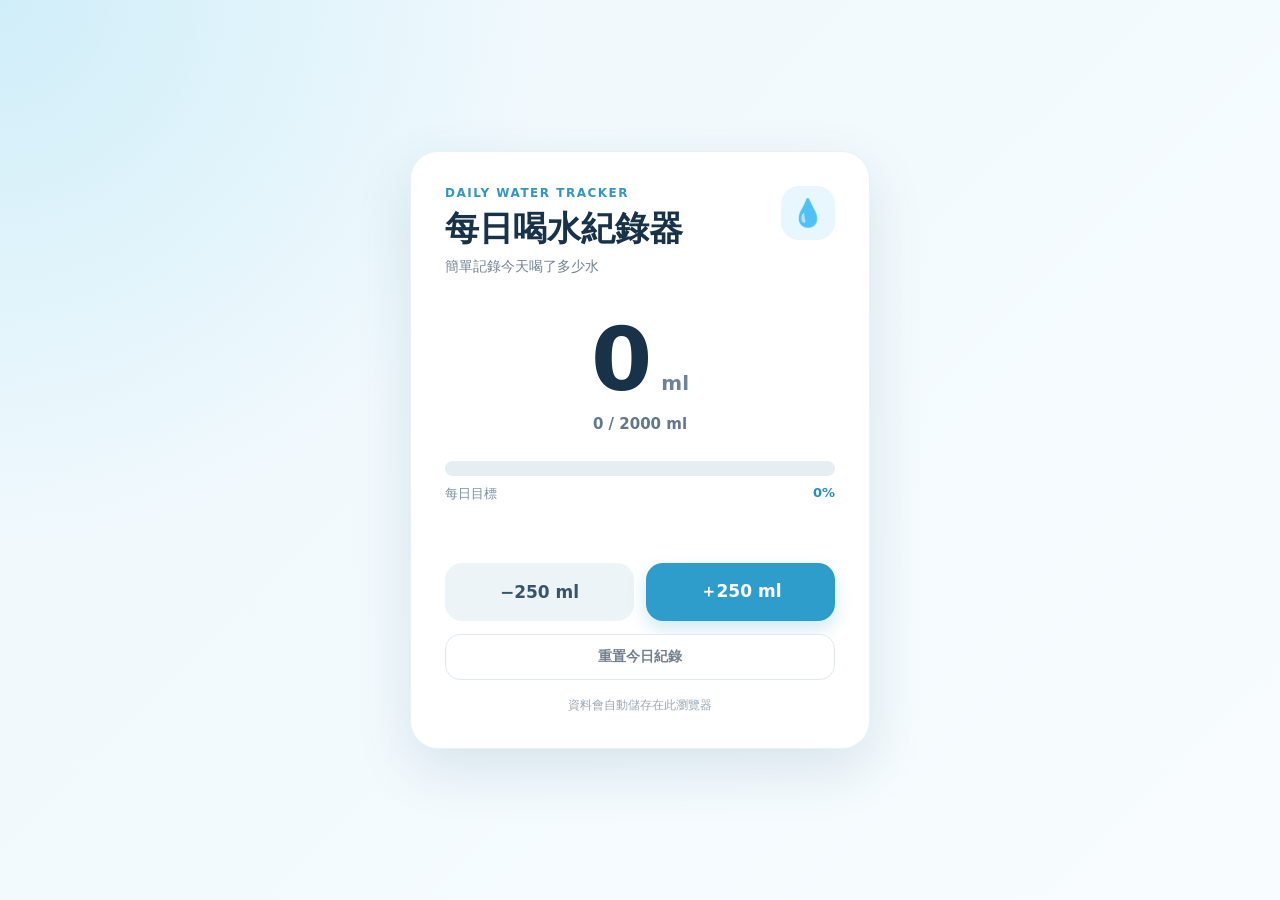
<file: index.html>
<!DOCTYPE html>
<html lang="zh-Hant">
<head>
  <meta charset="UTF-8">
  <meta name="viewport" content="width=device-width, initial-scale=1.0">
  <title>每日喝水紀錄器</title>
  <link rel="stylesheet" href="style.css">
</head>
<body>
  <main class="app">
    <section class="card">
      <div class="header">
        <div>
          <p class="eyebrow">DAILY WATER TRACKER</p>
          <h1>每日喝水紀錄器</h1>
          <p class="subtitle">簡單記錄今天喝了多少水</p>
        </div>
        <div class="water-icon" aria-hidden="true">💧</div>
      </div>

      <div class="amount-area">
        <div id="currentAmount" class="current-amount">0</div>
        <div class="unit">ml</div>
        <div id="targetText" class="target-text">0 / 2000 ml</div>
      </div>

      <div class="progress-section">
        <div class="progress-track" aria-label="每日飲水進度">
          <div id="progressBar" class="progress-bar"></div>
        </div>
        <div class="progress-meta">
          <span>每日目標</span>
          <strong id="progressPercent">0%</strong>
        </div>
      </div>

      <div id="successMessage" class="success-message" role="status" aria-live="polite">
        <!-- 成功提示由 JavaScript 控制 -->
      </div>

      <div class="controls">
        <button id="minusBtn" class="btn secondary" type="button">−250 ml</button>
        <button id="plusBtn" class="btn primary" type="button">＋250 ml</button>
      </div>

      <button id="resetBtn" class="reset-btn" type="button">重置今日紀錄</button>

      <p id="storageStatus" class="storage-status">資料會自動儲存在此瀏覽器</p>
    </section>
  </main>

  <script src="script.js"></script>
</body>
</html>
</file>
<file: style.css>
* {
  box-sizing: border-box;
}

:root {
  font-family: "Noto Sans TC", "Microsoft JhengHei", system-ui, sans-serif;
  color: #18324a;
  background: #eef8fc;
}

body {
  margin: 0;
  min-height: 100vh;
  background:
    radial-gradient(circle at top left, rgba(117, 207, 239, 0.25), transparent 35%),
    linear-gradient(135deg, #eef8fc, #f8fcff);
}

button {
  font: inherit;
}

.app {
  min-height: 100vh;
  display: flex;
  align-items: center;
  justify-content: center;
  padding: 24px;
}

.card {
  width: min(100%, 460px);
  background: rgba(255, 255, 255, 0.96);
  border: 1px solid rgba(65, 145, 180, 0.12);
  border-radius: 28px;
  padding: 34px;
  box-shadow: 0 20px 55px rgba(35, 90, 120, 0.14);
}

.header {
  display: flex;
  align-items: flex-start;
  justify-content: space-between;
  gap: 16px;
}

.eyebrow {
  margin: 0 0 8px;
  color: #3196c5;
  font-size: 12px;
  font-weight: 800;
  letter-spacing: 1.5px;
}

h1 {
  margin: 0;
  font-size: clamp(26px, 7vw, 34px);
  line-height: 1.2;
}

.subtitle {
  margin: 9px 0 0;
  color: #718395;
  font-size: 14px;
}

.water-icon {
  width: 54px;
  height: 54px;
  display: grid;
  place-items: center;
  flex: 0 0 auto;
  border-radius: 18px;
  background: #e7f7fd;
  font-size: 27px;
}

.amount-area {
  text-align: center;
  margin: 42px 0 28px;
}

.current-amount {
  display: inline;
  font-size: clamp(62px, 17vw, 88px);
  line-height: 0.95;
  font-weight: 800;
  letter-spacing: -4px;
}

.unit {
  display: inline;
  margin-left: 8px;
  color: #6e8495;
  font-size: 20px;
  font-weight: 700;
}

.target-text {
  margin-top: 13px;
  color: #61798c;
  font-size: 15px;
  font-weight: 600;
}

.progress-section {
  margin-bottom: 20px;
}

.progress-track {
  width: 100%;
  height: 15px;
  overflow: hidden;
  border-radius: 999px;
  background: #e7eef2;
}

.progress-bar {
  width: 0%;
  height: 100%;
  border-radius: inherit;
  background: linear-gradient(90deg, #42b6e6, #228bc3);
  transition: width 0.25s ease;
}

.progress-meta {
  display: flex;
  justify-content: space-between;
  margin-top: 9px;
  color: #7890a0;
  font-size: 13px;
}

.progress-meta strong {
  color: #288fbd;
}

.success-message {
  min-height: 28px;
  margin-bottom: 12px;
  text-align: center;
  color: #17835c;
  font-weight: 800;
  font-size: 15px;
}

.controls {
  display: grid;
  grid-template-columns: 1fr 1fr;
  gap: 12px;
}

.btn {
  min-height: 58px;
  border: 0;
  border-radius: 17px;
  cursor: pointer;
  font-size: 17px;
  font-weight: 800;
  transition: transform 0.12s ease, box-shadow 0.12s ease, background 0.12s ease;
}

.btn:hover,
.reset-btn:hover {
  transform: translateY(-1px);
}

.btn:active,
.reset-btn:active {
  transform: translateY(1px);
}

.btn:focus-visible,
.reset-btn:focus-visible {
  outline: 3px solid rgba(49, 150, 197, 0.35);
  outline-offset: 2px;
}

.primary {
  color: white;
  background: #2f9dcc;
  box-shadow: 0 8px 18px rgba(47, 157, 204, 0.22);
}

.primary:hover {
  background: #258ebc;
}

.secondary {
  color: #36556a;
  background: #edf4f7;
}

.secondary:hover {
  background: #e2edf2;
}

.reset-btn {
  width: 100%;
  min-height: 46px;
  margin-top: 13px;
  border: 1px solid #e0e9ee;
  border-radius: 15px;
  color: #71818d;
  background: white;
  cursor: pointer;
  font-size: 14px;
  font-weight: 700;
  transition: transform 0.12s ease, background 0.12s ease;
}

.reset-btn:hover {
  background: #f8fafb;
}

.storage-status {
  margin: 17px 0 0;
  color: #9aaab5;
  text-align: center;
  font-size: 12px;
}

@media (max-width: 480px) {
  .app {
    padding: 14px;
  }

  .card {
    padding: 25px 20px;
    border-radius: 23px;
  }

  .amount-area {
    margin-top: 34px;
  }
}
</file>
